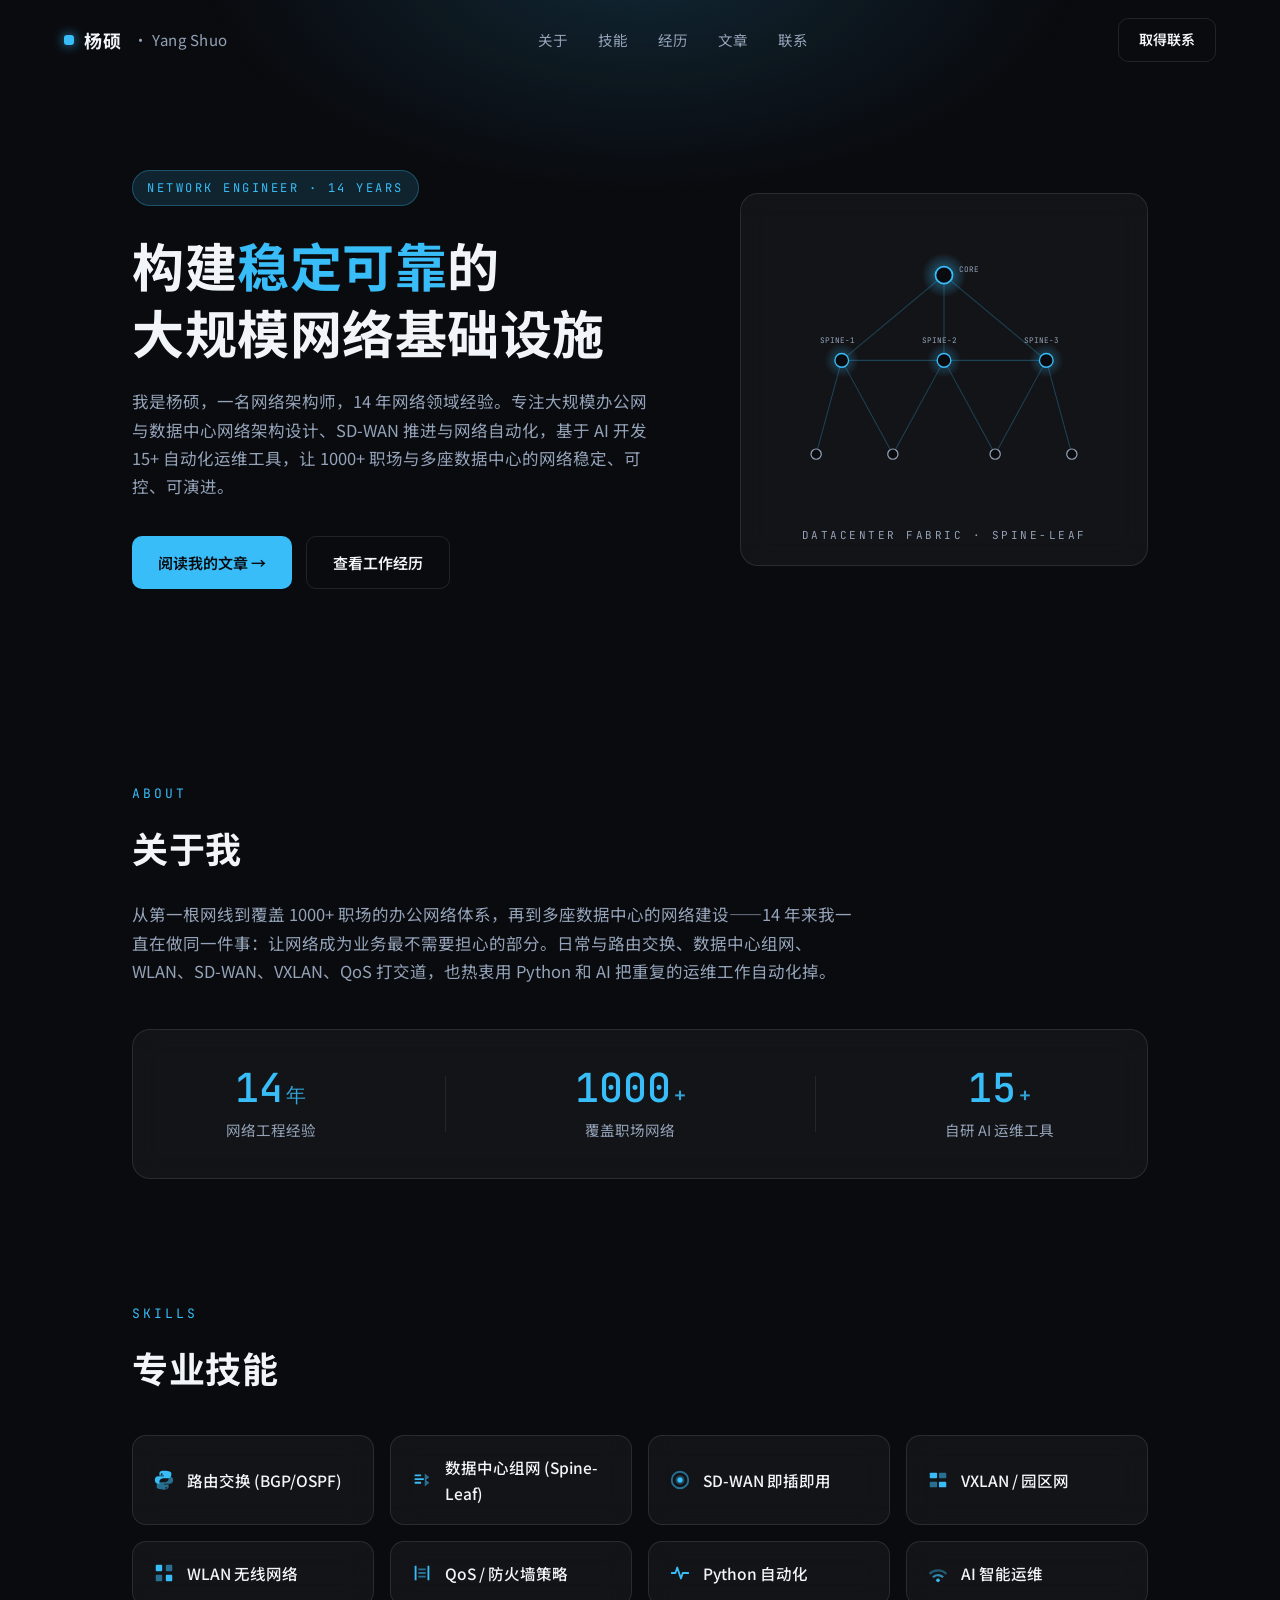
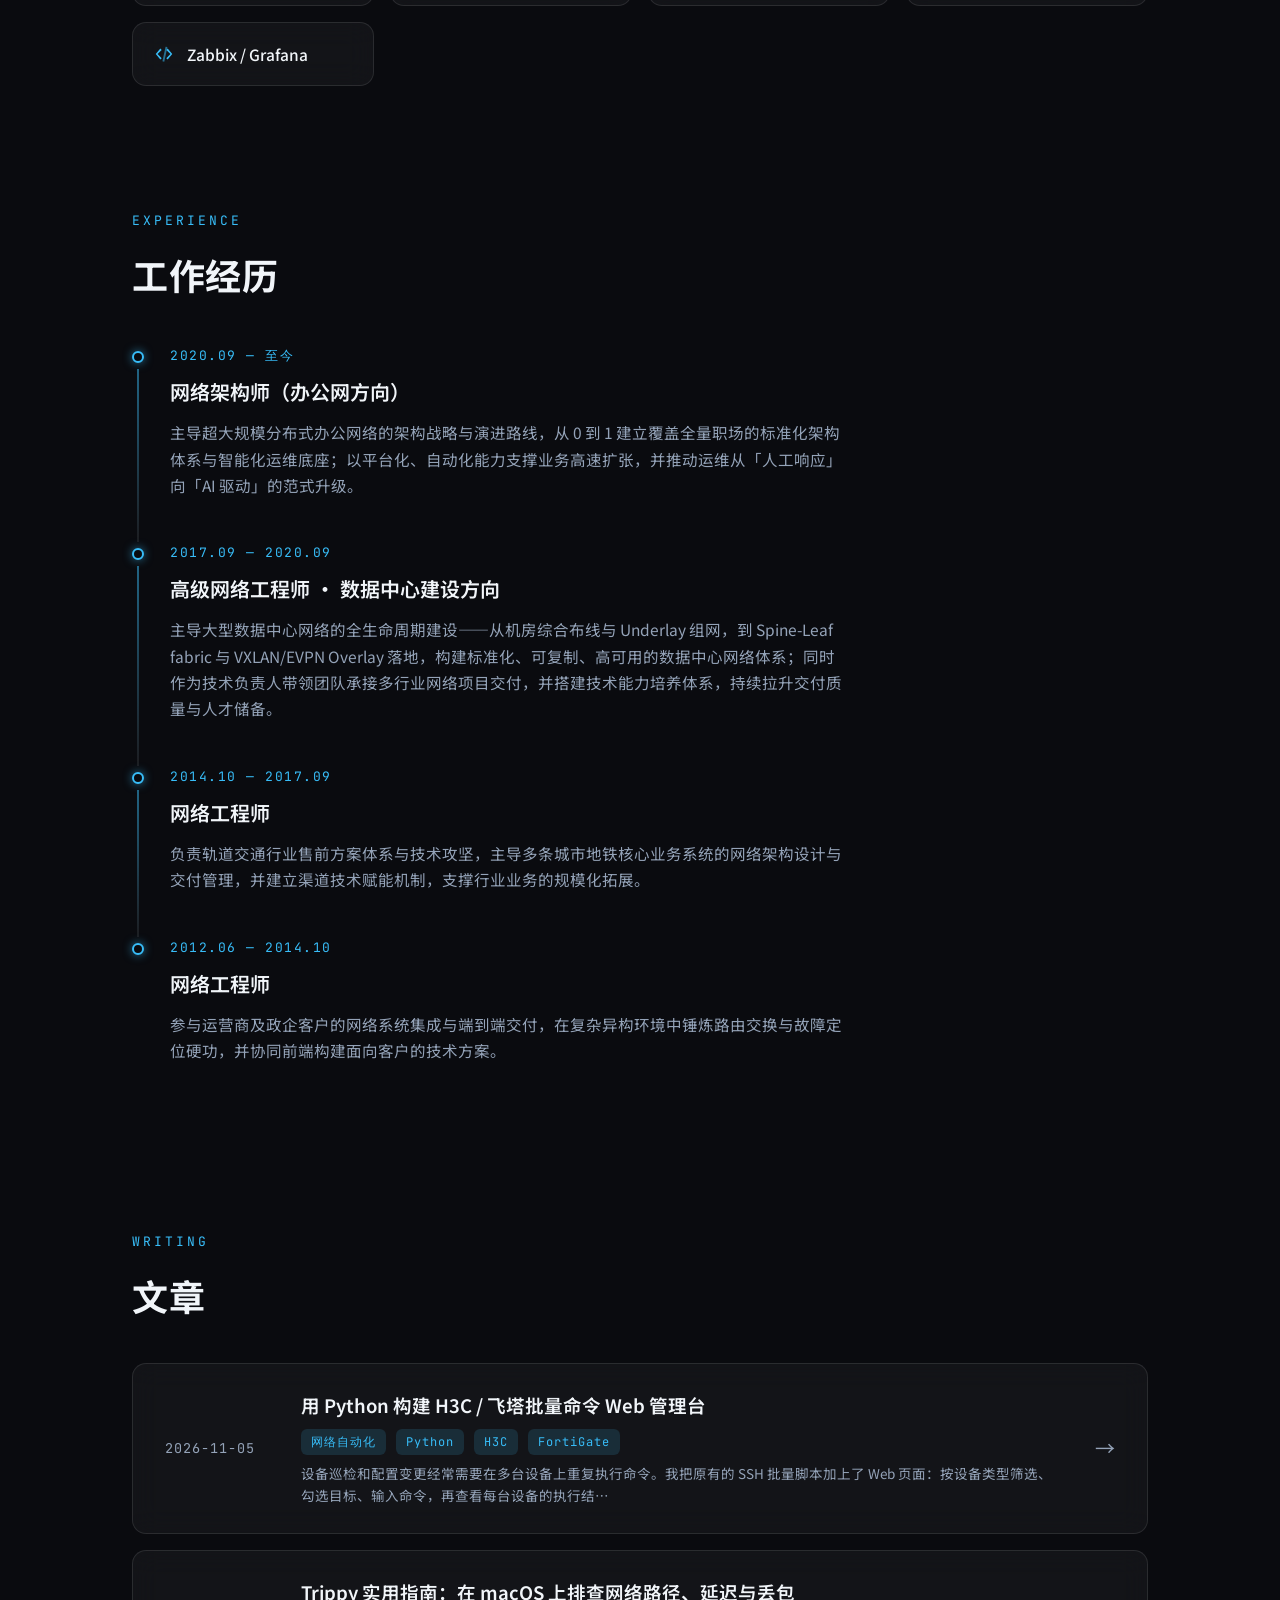
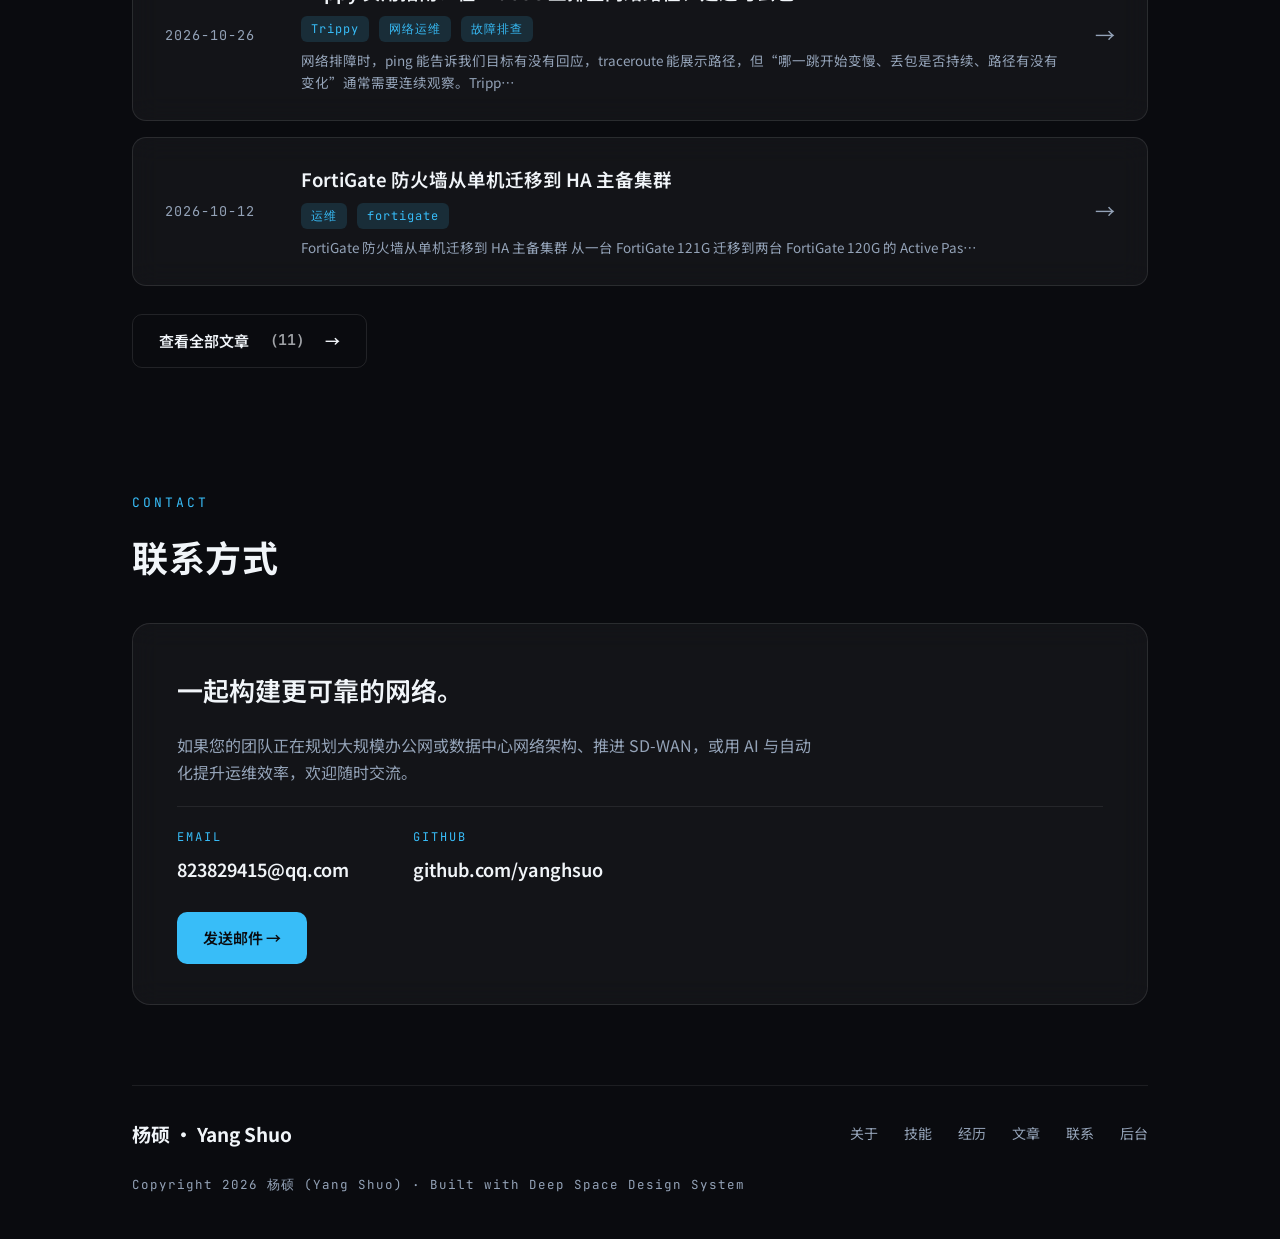
<file: index.html>
<!DOCTYPE html>
<html lang="zh-CN">
<head>
<meta charset="UTF-8">
<meta name="viewport" content="width=device-width, initial-scale=1.0">
<title>杨硕 · Yang Shuo — 网络工程师 / Network Engineer</title>
<meta name="description" content="杨硕（Yang Shuo）个人站 — 14 年网络经验，网络架构师，专注大规模办公网与数据中心网络架构、SD-WAN 推进与网络自动化。">
<link rel="preconnect" href="https://fonts.googleapis.com">
<link rel="preconnect" href="https://fonts.gstatic.com" crossorigin>
<link href="https://fonts.googleapis.com/css2?family=Noto+Sans+SC:wght@400;500;600;700&family=JetBrains+Mono:wght@400;500&display=swap" rel="stylesheet">
<link rel="stylesheet" href="style.css">
<style>
  /* 首页文章区：「查看全部」入口 */
  .articles-more { margin-top: 28px; }
  .articles-count { margin: 0 6px; opacity: .65; font-family: "JetBrains Mono", monospace; }
  /* 首页文章预览：正文摘要 */
  .article-excerpt { margin-top: 8px; color: var(--text-dim); font-size: 13.5px; line-height: 1.6; }
</style>
</head>
<body>

<!-- 顶部光晕 -->
<div class="glow-top" aria-hidden="true"></div>

<!-- ============ Header ============ -->
<header class="site-header">
  <a class="logo" href="#top">
    <span class="logo-mark"></span>
    杨硕<span class="logo-en">· Yang Shuo</span>
  </a>
  <nav class="nav">
    <a href="#about">关于</a>
    <a href="#skills">技能</a>
    <a href="#experience">经历</a>
    <a href="articles.html">文章</a>
    <a href="#contact">联系</a>
  </nav>
  <a class="btn btn-ghost header-cta" href="#contact">取得联系</a>
</header>

<main id="top">

  <!-- ============ Hero ============ -->
  <section class="hero">
    <div class="hero-left">
      <span class="badge mono" data-e="hero.badge">NETWORK ENGINEER · 14 YEARS</span>
      <h1 class="hero-title" data-e="hero.title" data-html>构建<em>稳定可靠</em>的<br>大规模网络基础设施</h1>
      <p class="hero-sub" data-e="hero.sub">我是杨硕，一名网络架构师，14 年网络领域经验。专注大规模办公网与数据中心网络架构设计、SD-WAN 推进与网络自动化，基于 AI 开发 15+ 自动化运维工具，让 1000+ 职场与多座数据中心的网络稳定、可控、可演进。</p>
      <div class="hero-ctas">
        <a class="btn btn-primary" href="articles.html">阅读我的文章 →</a>
        <a class="btn btn-ghost" href="#experience">查看工作经历</a>
      </div>
    </div>
    <div class="hero-right glass">
      <!-- 网络拓扑 SVG -->
      <svg viewBox="0 0 420 340" class="topo" role="img" aria-label="网络拓扑示意图">
        <defs>
          <radialGradient id="nodeGlow" cx="50%" cy="50%" r="50%">
            <stop offset="0%" stop-color="#38BDF8" stop-opacity=".9"/>
            <stop offset="100%" stop-color="#38BDF8" stop-opacity="0"/>
          </radialGradient>
        </defs>
        <g class="links" stroke="#38BDF8" stroke-opacity=".28" stroke-width="1.2">
          <line x1="210" y1="60"  x2="90"  y2="160"/>
          <line x1="210" y1="60"  x2="210" y2="160"/>
          <line x1="210" y1="60"  x2="330" y2="160"/>
          <line x1="90"  y1="160" x2="60"  y2="270"/>
          <line x1="90"  y1="160" x2="150" y2="270"/>
          <line x1="210" y1="160" x2="150" y2="270"/>
          <line x1="210" y1="160" x2="270" y2="270"/>
          <line x1="330" y1="160" x2="270" y2="270"/>
          <line x1="330" y1="160" x2="360" y2="270"/>
          <line x1="90"  y1="160" x2="210" y2="160"/>
          <line x1="210" y1="160" x2="330" y2="160"/>
        </g>
        <g class="pulse-dots" fill="#38BDF8">
          <circle class="p p1" r="3"/>
          <circle class="p p2" r="3"/>
          <circle class="p p3" r="3"/>
        </g>
        <g class="nodes">
          <g transform="translate(210,60)"><circle r="26" fill="url(#nodeGlow)" opacity=".55"/><circle r="10" fill="#0A0B0F" stroke="#38BDF8" stroke-width="2"/></g>
          <g transform="translate(90,160)"><circle r="20" fill="url(#nodeGlow)" opacity=".4"/><circle r="8" fill="#0A0B0F" stroke="#38BDF8" stroke-width="1.6"/></g>
          <g transform="translate(210,160)"><circle r="20" fill="url(#nodeGlow)" opacity=".4"/><circle r="8" fill="#0A0B0F" stroke="#38BDF8" stroke-width="1.6"/></g>
          <g transform="translate(330,160)"><circle r="20" fill="url(#nodeGlow)" opacity=".4"/><circle r="8" fill="#0A0B0F" stroke="#38BDF8" stroke-width="1.6"/></g>
          <g transform="translate(60,270)"><circle r="6" fill="#0A0B0F" stroke="#94A3B8" stroke-width="1.4"/></g>
          <g transform="translate(150,270)"><circle r="6" fill="#0A0B0F" stroke="#94A3B8" stroke-width="1.4"/></g>
          <g transform="translate(270,270)"><circle r="6" fill="#0A0B0F" stroke="#94A3B8" stroke-width="1.4"/></g>
          <g transform="translate(360,270)"><circle r="6" fill="#0A0B0F" stroke="#94A3B8" stroke-width="1.4"/></g>
        </g>
        <g class="topo-labels mono" fill="#94A3B8" font-size="9">
          <text x="228" y="56">CORE</text>
          <text x="64" y="140">SPINE-1</text>
          <text x="184" y="140">SPINE-2</text>
          <text x="304" y="140">SPINE-3</text>
        </g>
      </svg>
      <div class="topo-caption mono">DATACENTER FABRIC · SPINE-LEAF</div>
    </div>
  </section>

  <!-- ============ About ============ -->
  <section class="section" id="about">
    <span class="eyebrow mono">ABOUT</span>
    <h2 class="section-title">关于我</h2>
    <p class="section-lead" data-e="about.lead">从第一根网线到覆盖 1000+ 职场的办公网络体系，再到多座数据中心的网络建设——14 年来我一直在做同一件事：让网络成为业务最不需要担心的部分。日常与路由交换、数据中心组网、WLAN、SD-WAN、VXLAN、QoS 打交道，也热衷用 Python 和 AI 把重复的运维工作自动化掉。</p>
    <div class="stats glass">
      <div class="stat">
        <div class="stat-num mono"><span class="n" data-e="stats.0.num">14</span><span data-e="stats.0.unit">年</span></div>
        <div class="stat-label" data-e="stats.0.label">网络工程经验</div>
      </div>
      <div class="stat-divider"></div>
      <div class="stat">
        <div class="stat-num mono"><span class="n" data-e="stats.1.num">1000</span><span data-e="stats.1.unit">+</span></div>
        <div class="stat-label" data-e="stats.1.label">覆盖职场网络</div>
      </div>
      <div class="stat-divider"></div>
      <div class="stat">
        <div class="stat-num mono"><span class="n" data-e="stats.2.num">15</span><span data-e="stats.2.unit">+</span></div>
        <div class="stat-label" data-e="stats.2.label">自研 AI 运维工具</div>
      </div>
    </div>
  </section>

  <!-- ============ Skills ============ -->
  <section class="section" id="skills">
    <span class="eyebrow mono">SKILLS</span>
    <h2 class="section-title">专业技能</h2>
    <div class="chips">
      <div class="chip glass"><svg viewBox="0 0 24 24"><path d="M12 2c-2.8 0-5 .6-5 2.5V7h5v1H5.5C3.6 8 2 9.6 2 12s1.6 4 3.5 4H7v-2.5C7 11.6 9 10 11.5 10h5c1.9 0 3.5-1.6 3.5-3.5v-2C20 2.6 14.8 2 12 2zM9.5 4.5a1 1 0 110 2 1 1 0 010-2z"/><path d="M17 8.5V11c0 1.9-2 3.5-4.5 3.5h-5C5.6 14.5 4 16.1 4 18v2c0 1.9 5.2 2.5 8 2.5s5-.6 5-2.5V17h-5v-1h6.5c1.9 0 3.5-1.6 3.5-4s-1.6-3.5-3.5-3.5H17zm-2.5 11a1 1 0 110 2 1 1 0 010-2z" opacity=".55"/></svg>Python</div>
      <div class="chip glass"><svg viewBox="0 0 24 24"><path d="M4 6h7v2H4zm0 4h10v2H4zm0 4h7v2H4z"/><path d="M15 5l5 4-5 4V5zm0 6l5 4-5 4v-8z" opacity=".55"/></svg>BGP 路由</div>
      <div class="chip glass"><svg viewBox="0 0 24 24"><circle cx="12" cy="12" r="3"/><path d="M12 2a10 10 0 100 20 10 10 0 000-20zm0 2a8 8 0 110 16 8 8 0 010-16z" opacity=".55"/><path d="M12 7a5 5 0 100 10 5 5 0 000-10zm0 2a3 3 0 110 6 3 3 0 010-6z" opacity=".3"/></svg>OSPF</div>
      <div class="chip glass"><svg viewBox="0 0 24 24"><rect x="3" y="4" width="8" height="6" rx="1"/><rect x="13" y="4" width="8" height="6" rx="1" opacity=".55"/><rect x="3" y="14" width="8" height="6" rx="1" opacity=".55"/><rect x="13" y="14" width="8" height="6" rx="1"/></svg>VXLAN / EVPN</div>
      <div class="chip glass"><svg viewBox="0 0 24 24"><rect x="3" y="3" width="7" height="7" rx="1"/><rect x="14" y="3" width="7" height="7" rx="1" opacity=".55"/><rect x="3" y="14" width="7" height="7" rx="1" opacity=".55"/><rect x="14" y="14" width="7" height="7" rx="1"/></svg>数据中心组网</div>
      <div class="chip glass"><svg viewBox="0 0 24 24"><path d="M4 4h2v16H4zm14 0h2v16h-2z"/><path d="M8 7h8v2H8zm0 8h8v2H8zm0-4h8v2H8z" opacity=".55"/></svg>InfiniBand</div>
      <div class="chip glass"><svg viewBox="0 0 24 24"><path d="M3 12h4l2-6 4 12 2-6h6" fill="none" stroke="currentColor" stroke-width="2" stroke-linecap="round" stroke-linejoin="round"/></svg>RoCE 无损网络</div>
      <div class="chip glass"><svg viewBox="0 0 24 24"><path d="M12 18a2 2 0 110 4 2 2 0 010-4z"/><path d="M12 13c2.5 0 4.8 1 6.4 2.7l-1.7 1.7A6.9 6.9 0 0012 15.5c-1.8 0-3.5.7-4.7 1.9l-1.7-1.7A9 9 0 0112 13z" opacity=".7"/><path d="M12 8c3.9 0 7.4 1.6 10 4.1l-1.7 1.7A11.5 11.5 0 0012 10.5c-3.2 0-6.1 1.3-8.3 3.3L2 12.1A14 14 0 0112 8z" opacity=".4"/></svg>WiFi 无线网络</div>
      <div class="chip glass"><svg viewBox="0 0 24 24"><path d="M8 6l-5 6 5 6 1.5-1.5L5 12l4.5-4.5zm8 0l-1.5 1.5L19 12l-4.5 4.5L16 18l5-6z"/><path d="M13.7 4l-3.4 16 2 .4 3.4-16z" opacity=".55"/></svg>网络自动化</div>
    </div>
  </section>

  <!-- ============ Experience ============ -->
  <section class="section" id="experience">
    <span class="eyebrow mono">EXPERIENCE</span>
    <h2 class="section-title">工作经历</h2>
    <div class="timeline">
      <div class="tl-item">
        <div class="tl-marker"><span class="tl-dot"></span><span class="tl-line"></span></div>
        <div class="tl-body">
          <div class="tl-date mono">2020.09 — 至今</div>
          <h3 class="tl-role">网络架构师（办公网方向）</h3>
          <p class="tl-desc">主导超大规模分布式办公网络的架构战略与演进路线，从 0 到 1 建立覆盖全量职场的标准化架构体系与智能化运维底座；以平台化、自动化能力支撑业务高速扩张，并推动运维从「人工响应」向「AI 驱动」的范式升级。</p>
        </div>
      </div>
      <div class="tl-item">
        <div class="tl-marker"><span class="tl-dot"></span><span class="tl-line"></span></div>
        <div class="tl-body">
          <div class="tl-date mono">2017.09 — 2020.09</div>
          <h3 class="tl-role">高级网络工程师 · 数据中心建设方向</h3>
          <p class="tl-desc">主导大型数据中心网络的全生命周期建设——从机房综合布线与 Underlay 组网，到 Spine-Leaf fabric 与 VXLAN/EVPN Overlay 落地，构建标准化、可复制、高可用的数据中心网络体系；同时作为技术负责人带领团队承接多行业网络项目交付，并搭建技术能力培养体系，持续拉升交付质量与人才储备。</p>
        </div>
      </div>
      <div class="tl-item">
        <div class="tl-marker"><span class="tl-dot"></span><span class="tl-line"></span></div>
        <div class="tl-body">
          <div class="tl-date mono">2014.10 — 2017.09</div>
          <h3 class="tl-role">网络工程师</h3>
          <p class="tl-desc">负责轨道交通行业售前方案体系与技术攻坚，主导多条城市地铁核心业务系统的网络架构设计与交付管理，并建立渠道技术赋能机制，支撑行业业务的规模化拓展。</p>
        </div>
      </div>
      <div class="tl-item">
        <div class="tl-marker"><span class="tl-dot"></span></div>
        <div class="tl-body">
          <div class="tl-date mono">2012.06 — 2014.10</div>
          <h3 class="tl-role">网络工程师</h3>
          <p class="tl-desc">参与运营商及政企客户的网络系统集成与端到端交付，在复杂异构环境中锤炼路由交换与故障定位硬功，并协同前端构建面向客户的技术方案。</p>
        </div>
      </div>
    </div>
  </section>

  <!-- ============ Articles ============ -->
  <section class="section" id="articles">
    <span class="eyebrow mono">WRITING</span>
    <h2 class="section-title">文章</h2>
    <div class="article-list" data-limit="3" data-excerpt>
      <a class="article glass" href="article.html?d=2026-10-26">
        <div class="article-date mono">2026-10-26</div>
        <div class="article-main">
          <h3>Trippy 实用指南：在 macOS 上排查网络路径、延迟与丢包</h3>
          <div class="tags mono"><span>Trippy</span><span>网络运维</span><span>故障排查</span></div>
        </div>
        <span class="article-arrow">→</span>
      </a>
      <a class="article glass" href="article.html?d=2026-10-12">
        <div class="article-date mono">2026-10-12</div>
        <div class="article-main">
          <h3>FortiGate 防火墙从单机迁移到 HA 主备集群</h3>
          <div class="tags mono"><span>运维</span><span>fortigate</span></div>
        </div>
        <span class="article-arrow">→</span>
      </a>
      <a class="article glass" href="article.html?d=2026-10-08">
        <div class="article-date mono">2026-10-08</div>
        <div class="article-main">
          <h3>Scanopy 原生部署与 Daemon 接入：从安装到首次扫描</h3>
          <div class="tags mono"><span>网络发现</span><span>Scanopy</span><span>网络运维</span></div>
        </div>
        <span class="article-arrow">→</span>
      </a>
    </div>
    <div class="articles-more">
      <a class="btn btn-ghost" href="articles.html">查看全部文章<span class="articles-count" id="articlesTotal"></span>→</a>
    </div>
  </section>

  <!-- ============ Contact ============ -->
  <section class="section" id="contact">
    <span class="eyebrow mono">CONTACT</span>
    <h2 class="section-title">联系方式</h2>
    <div class="contact-card glass">
      <h3 class="contact-statement" data-e="contact.statement">一起构建更可靠的网络。</h3>
      <p class="contact-body" data-e="contact.body">如果您的团队正在规划大规模办公网或数据中心网络架构、推进 SD-WAN，或用 AI 与自动化提升运维效率，欢迎随时交流。</p>
      <div class="contact-divider"></div>
      <div class="contact-row">
        <div class="contact-col">
          <div class="contact-label mono">EMAIL</div>
          <a class="contact-val" data-k="email" data-e="contact.email" href="mailto:823829415@qq.com">823829415@qq.com</a>
        </div>
        <div class="contact-col">
          <div class="contact-label mono">GITHUB</div>
          <a class="contact-val" data-k="github" data-e="contact.github" href="https://github.com/yanghsuo" target="_blank" rel="noopener">github.com/yanghsuo</a>
        </div>
      </div>
      <a class="btn btn-primary contact-cta" href="mailto:823829415@qq.com">发送邮件 →</a>
    </div>
  </section>

</main>

<!-- ============ Footer ============ -->
<footer class="site-footer">
  <div class="footer-divider"></div>
  <div class="footer-top">
    <div class="footer-brand">杨硕 · Yang Shuo</div>
    <nav class="footer-nav">
      <a href="#about">关于</a>
      <a href="#skills">技能</a>
      <a href="#experience">经历</a>
      <a href="articles.html">文章</a>
      <a href="#contact">联系</a>
      <a href="admin.html">后台</a>
    </nav>
  </div>
  <div class="footer-copy mono" data-e="footer.copyright">Copyright 2026 杨硕 (Yang Shuo) · Built with Deep Space Design System</div>
</footer>

<script src="content.js?v=20261105-batch-switch-1"></script>
<script src="admin.js"></script>
<script>
// 滚动淡入
const io = new IntersectionObserver(es => es.forEach(e => {
  if (e.isIntersecting) { e.target.classList.add('in'); io.unobserve(e.target); }
}), { threshold: 0.12 });
document.querySelectorAll('.section, .hero-left, .hero-right').forEach(el => {
  el.classList.add('reveal'); io.observe(el);
});
// Header 滚动加背景
const header = document.querySelector('.site-header');
addEventListener('scroll', () => header.classList.toggle('scrolled', scrollY > 24), { passive: true });
// 文章总数（查看全部入口）
const _at = document.getElementById('articlesTotal');
if (_at && typeof SITE !== 'undefined' && SITE.articles) {
  _at.textContent = '（' + SITE.articles.length + '）';
}
</script>
</body>
</html>
</file>
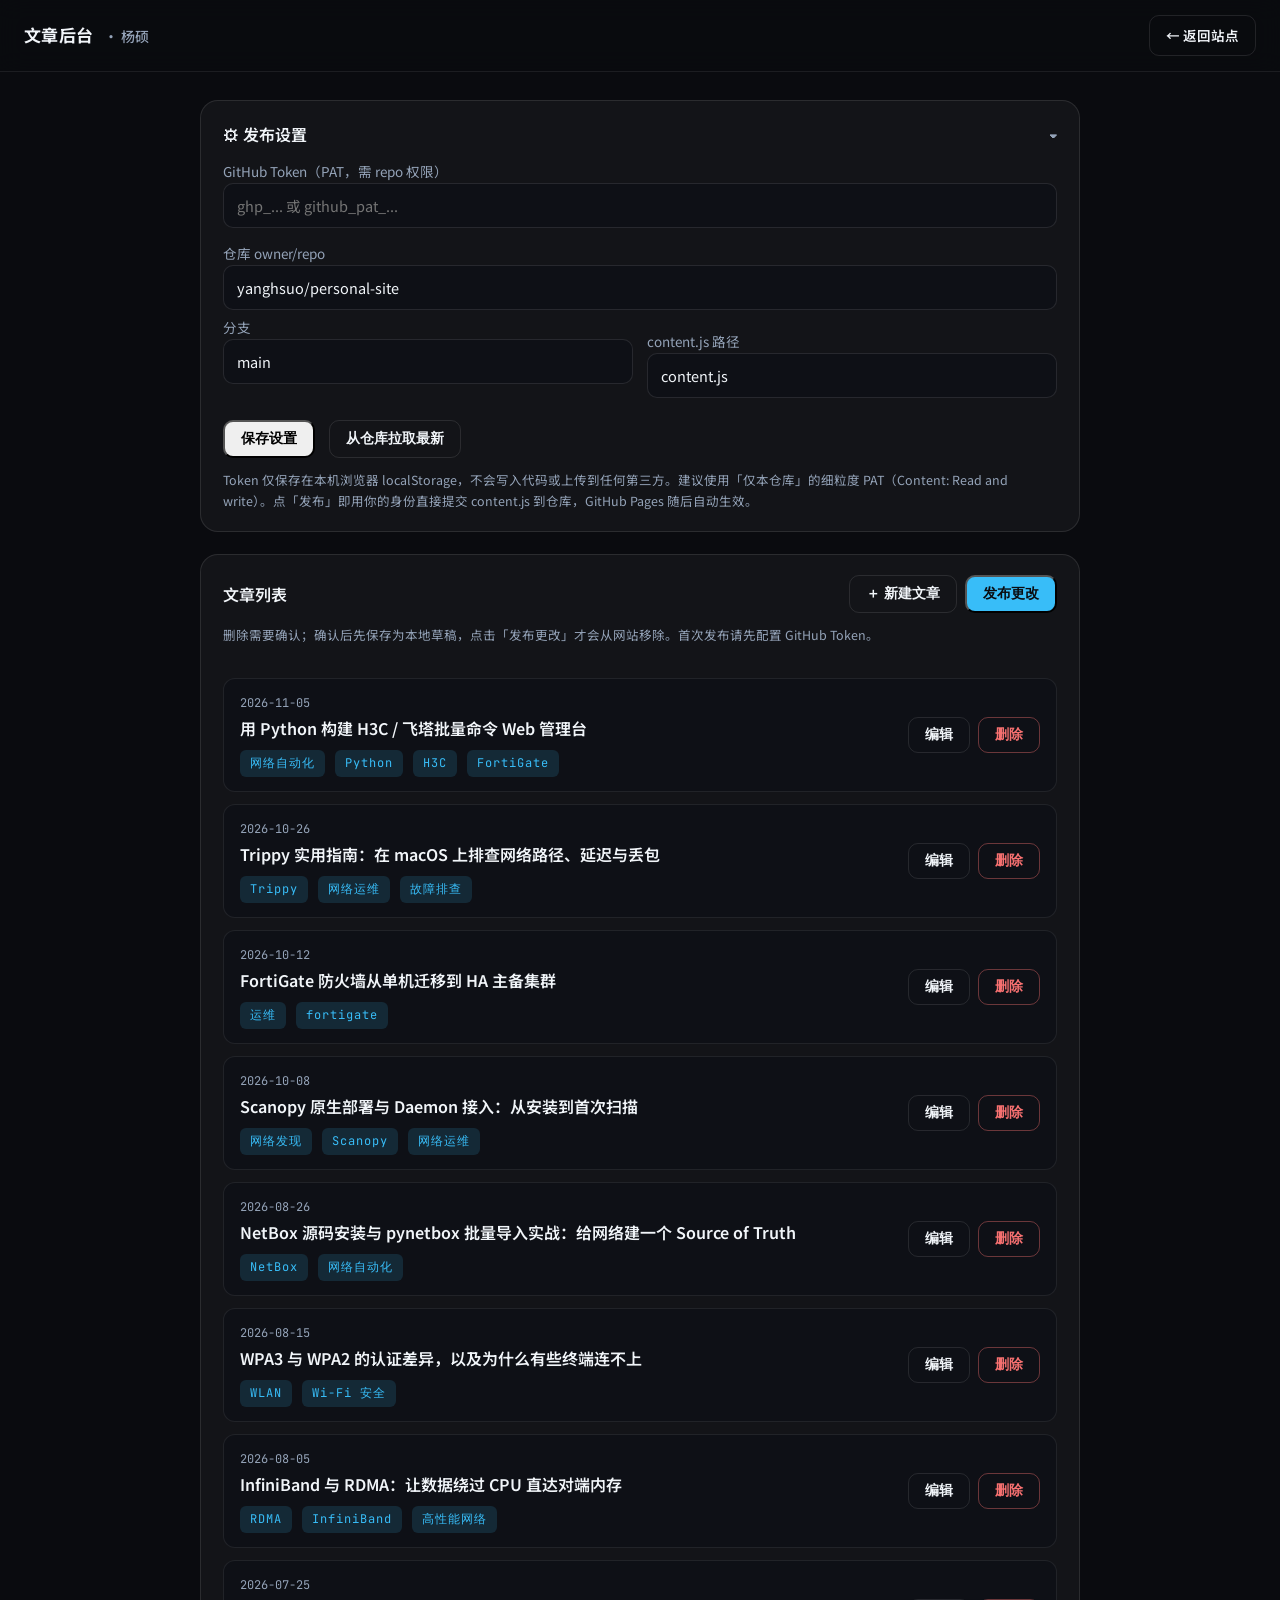
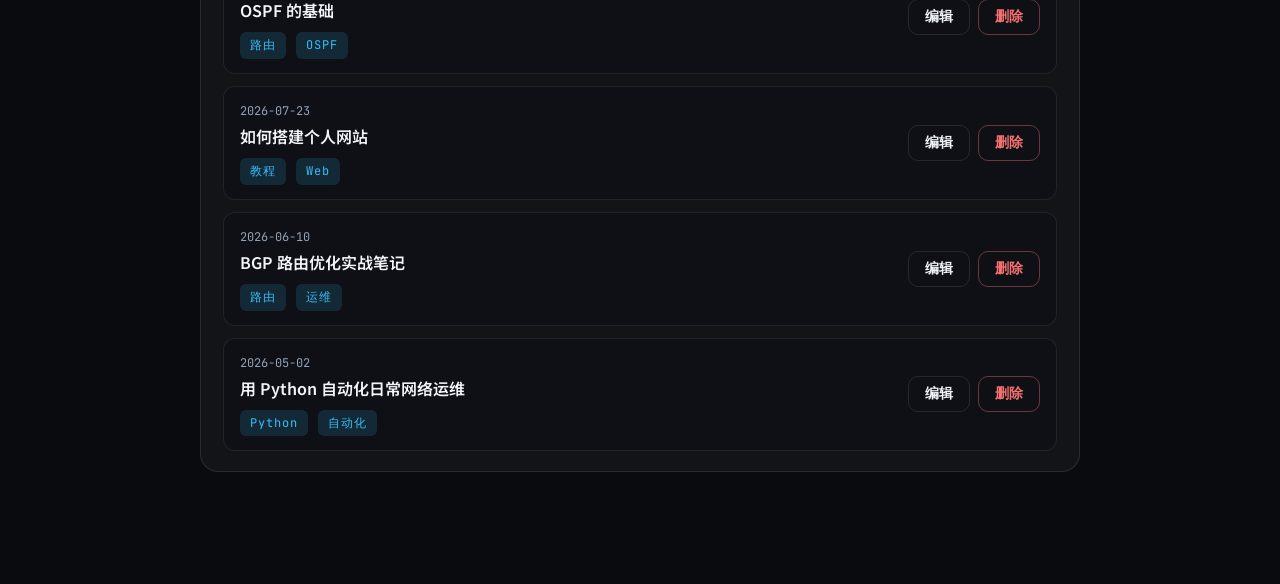
<file: admin.html>
<!DOCTYPE html>
<html lang="zh-CN">
<head>
<meta charset="UTF-8">
<meta name="viewport" content="width=device-width, initial-scale=1.0">
<title>文章后台 · 杨硕 (Yang Shuo)</title>
<meta name="description" content="文章后台 — 编写与发布文章">
<link rel="preconnect" href="https://fonts.googleapis.com">
<link rel="preconnect" href="https://fonts.gstatic.com" crossorigin>
<link href="https://fonts.googleapis.com/css2?family=Noto+Sans+SC:wght@400;500;600;700&family=JetBrains+Mono:wght@400;500&display=swap" rel="stylesheet">
<link rel="stylesheet" href="style.css">
<style>
  body { padding: 0; }
  .adm-topbar {
    position: sticky; top: 0; z-index: 10;
    display: flex; align-items: center; justify-content: space-between;
    padding: 15px 24px;
    background: rgba(10,11,15,.82); backdrop-filter: blur(12px);
    border-bottom: 1px solid var(--line-soft);
  }
  .adm-brand { font-weight: 700; font-size: 17px; letter-spacing: .3px; }
  .adm-brand span { color: var(--text-dim); font-weight: 500; font-size: 14px; margin-left: 6px; }
  .adm-main { max-width: 920px; margin: 0 auto; padding: 28px 20px 90px; }
  .adm-card {
    background: var(--glass); border: 1px solid var(--line);
    border-radius: var(--radius-card); padding: 20px 22px; margin-bottom: 22px;
  }
  .adm-card-head {
    display: flex; align-items: center; justify-content: space-between;
    font-weight: 600; font-size: 16px; margin-bottom: 12px;
  }
  .adm-card-head .btn { margin-left: auto; }
  .adm-list-actions { display: flex; flex-wrap: wrap; gap: 8px; }
  .adm-item { flex-wrap: wrap; }
  .adm-item-main { flex: 1 1 230px; }
  .adm-caret { color: var(--text-dim); transition: transform .2s; display: inline-block; }
  .adm-caret.collapsed { transform: rotate(-90deg); }
  .adm-form label { display: block; font-size: 13.5px; color: var(--text-dim); margin: 14px 0 6px; }
  .adm-form label:first-child { margin-top: 0; }
  .adm-form input, .adm-form textarea {
    width: 100%; padding: 11px 13px; border-radius: 10px;
    background: var(--bg-soft); border: 1px solid var(--line);
    color: var(--text); font-family: inherit; font-size: 14.5px;
  }
  .adm-form textarea { resize: vertical; line-height: 1.7; }
  .adm-form input:focus, .adm-form textarea:focus { outline: none; border-color: var(--accent); }
  .adm-row { display: flex; gap: 14px; flex-wrap: wrap; }
  .adm-row > label { flex: 1; min-width: 160px; }
  .adm-list { display: flex; flex-direction: column; gap: 12px; }
  .adm-item {
    display: flex; align-items: center; justify-content: space-between; gap: 14px;
    padding: 14px 16px; border-radius: 12px;
    background: var(--bg-soft); border: 1px solid var(--line-soft);
  }
  .adm-item-main { min-width: 0; }
  .adm-item-date { font-size: 12px; color: var(--text-dim); }
  .adm-item-title { font-weight: 600; margin: 2px 0 6px; }
  .adm-item-actions { display: flex; gap: 8px; flex-shrink: 0; }
  .adm-empty { color: var(--text-dim); padding: 8px 2px; }
  .adm-preview {
    margin-top: 8px; padding: 14px 16px; border-radius: 12px;
    background: var(--bg-soft); border: 1px dashed var(--line);
    font-size: 14px; line-height: 1.7; overflow-x: auto;
  }
  .adm-preview h2, .adm-preview h3, .adm-preview h4 { color: var(--text); margin: 14px 0 6px; line-height: 1.4; }
  .adm-preview h2 { font-size: 19px; } .adm-preview h3 { font-size: 17px; } .adm-preview h4 { font-size: 15.5px; }
  .adm-preview p { margin: 9px 0; }
  .adm-preview ul { margin: 9px 0; padding-left: 22px; }
  .adm-preview li { margin: 4px 0; }
  .adm-preview code { font-family: var(--font-mono); background: var(--glass-strong); padding: 1px 6px; border-radius: 6px; color: var(--accent); font-size: 13px; }
  .adm-preview strong { color: var(--text); }
  .adm-preview pre.code-block { margin: 10px 0; padding: 12px 14px; background: var(--glass); border: 1px solid var(--line); border-radius: 10px; overflow-x: auto; }
  .adm-preview pre.code-block code { background: none; padding: 0; color: #C9D6E5; }
  .adm-preview table { width: 100%; margin: 10px 0; border-collapse: collapse; font-size: 13px; display: block; overflow-x: auto; }
  .adm-preview th, .adm-preview td { border: 1px solid var(--line); padding: 6px 10px; text-align: left; }
  .adm-preview th { background: var(--glass-strong); }
  .adm-preview-label { font-size: 12.5px; color: var(--text-dim); margin-top: 14px; }
  .adm-note { font-size: 12.5px; color: var(--text-dim); line-height: 1.65; margin-top: 12px; }
  .adm-status { font-size: 13.5px; margin-top: 14px; min-height: 18px; }
  .adm-status.ok { color: #4ade80; }
  .adm-status.err { color: #f87171; }
  .adm-danger { color: #f87171; border-color: rgba(248,113,113,.4); }
  .adm-danger:hover { background: rgba(248,113,113,.12); }
  .btn.small { padding: 8px 16px; font-size: 13.5px; }
  .adm-hint { font-size: 12.5px; color: var(--text-dim); margin-top: 4px; }
</style>
</head>
<body>
<div class="adm-topbar">
  <div class="adm-brand">文章后台 <span>· 杨硕</span></div>
  <a class="btn btn-ghost small" href="index.html">← 返回站点</a>
</div>

<main class="adm-main">

  <!-- 发布设置 -->
  <section class="adm-card">
    <div class="adm-card-head" data-toggle="settingsBody" style="cursor:pointer">
      <span>⚙ 发布设置</span>
      <span class="adm-caret" id="setCaret">▾</span>
    </div>
    <div class="adm-card-body adm-form" id="settingsBody">
      <label>GitHub Token（PAT，需 repo 权限）
        <input type="password" id="setToken" placeholder="ghp_... 或 github_pat_..." autocomplete="off"></label>
      <label>仓库 owner/repo
        <input id="setRepo" placeholder="yanghsuo/personal-site"></label>
      <div class="adm-row">
        <label>分支
          <input id="setBranch" placeholder="main"></label>
        <label>content.js 路径
          <input id="setPath" placeholder="content.js"></label>
      </div>
      <div class="adm-row" style="margin-top:16px">
        <button class="btn small" id="saveSettings">保存设置</button>
        <button class="btn btn-ghost small" id="pullBtn">从仓库拉取最新</button>
      </div>
      <p class="adm-note">Token 仅保存在本机浏览器 localStorage，不会写入代码或上传到任何第三方。建议使用「仅本仓库」的细粒度 PAT（Content: Read and write）。点「发布」即用你的身份直接提交 content.js 到仓库，GitHub Pages 随后自动生效。</p>
    </div>
  </section>

  <!-- 文章列表 -->
  <section class="adm-card">
    <div class="adm-card-head">
      <span>文章列表</span>
      <div class="adm-list-actions">
        <button class="btn btn-ghost small" id="newBtn">＋ 新建文章</button>
        <button class="btn btn-primary small" id="publishChangesBtn">发布更改</button>
      </div>
    </div>
    <p class="adm-note">删除需要确认；确认后先保存为本地草稿，点击「发布更改」才会从网站移除。首次发布请先配置 GitHub Token。</p>
    <p class="adm-status" id="status" role="status" aria-live="polite"></p>
    <div class="adm-list" id="articleList"></div>
  </section>

  <!-- 编辑器 -->
  <section class="adm-card" id="editorCard" hidden>
    <div class="adm-card-head">编辑文章</div>
    <div class="adm-card-body adm-form">
      <label>标题
        <input id="fTitle" placeholder="文章标题"></label>
      <div class="adm-row">
        <label>日期
          <input id="fDate" type="date"></label>
        <label>标签（逗号分隔）
          <input id="fTags" placeholder="教程, Web"></label>
      </div>
      <label>链接 URL（文章页地址，可留 #）
        <input id="fUrl" placeholder="#"></label>
      <label>正文（支持 Markdown：# 标题、**粗体**、*斜体*、`代码`、- 列表）
        <textarea id="fBody" rows="14" placeholder="在此撰写正文……"></textarea></label>
      <div class="adm-preview-label">实时预览</div>
      <div class="adm-preview" id="fPreview"></div>
      <div class="adm-row" style="margin-top:18px">
        <button class="btn btn-primary small" id="saveBtn">保存到本地</button>
        <button class="btn small" id="publishBtn">🚀 发布到 GitHub</button>
        <button class="btn btn-ghost small" id="cancelBtn">取消</button>
        <button class="btn btn-ghost adm-danger small" id="delBtn">删除文章</button>
      </div>
    </div>
  </section>

</main>

<script src="content.js?v=20261105-batch-switch-1"></script>
<script src="admin.js"></script>
<script src="admin-app.js?v=delete-20261026-1"></script>
</body>
</html>
</file>
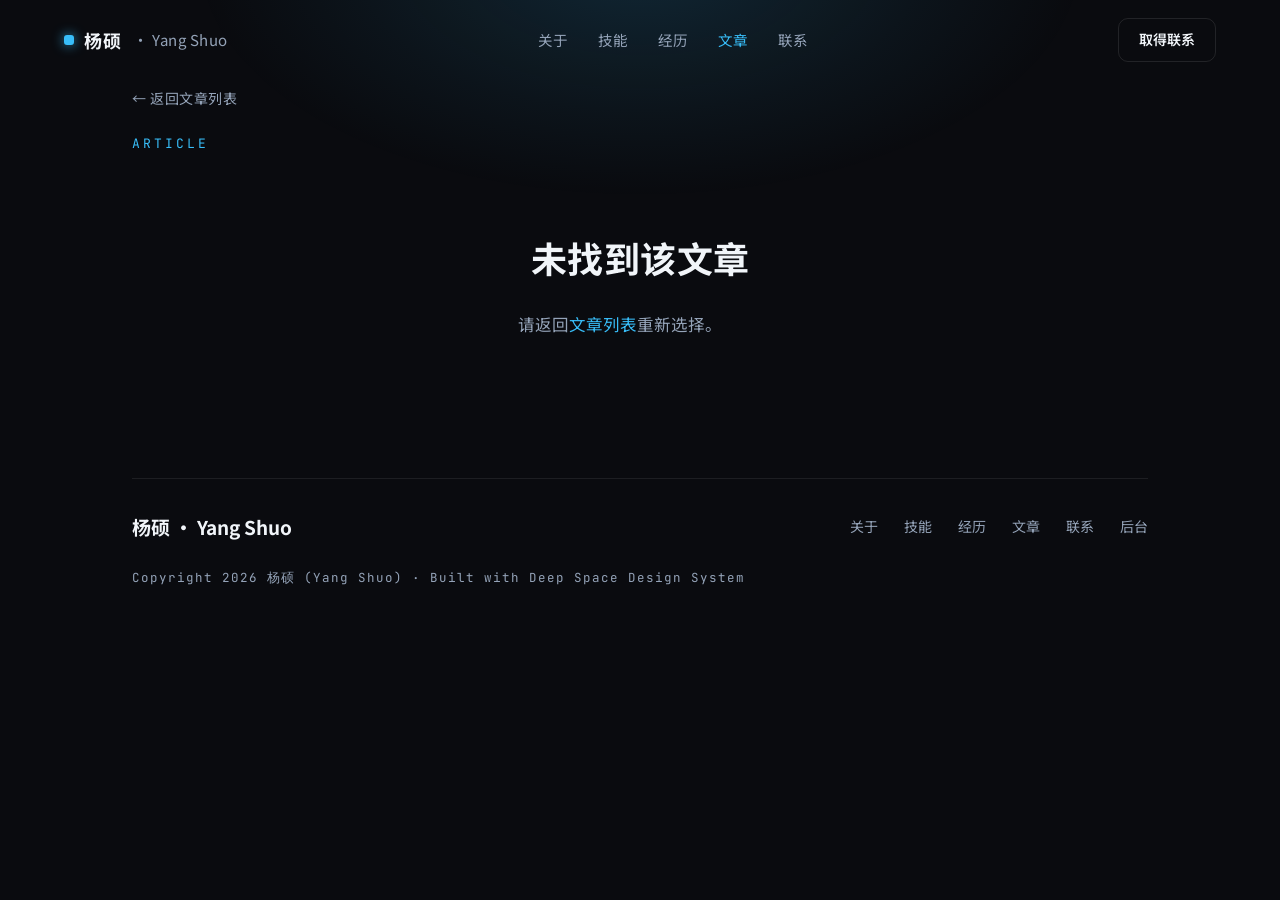
<file: article.html>
<!DOCTYPE html>
<html lang="zh-CN">
<head>
<meta charset="UTF-8">
<meta name="viewport" content="width=device-width, initial-scale=1.0">
<title>文章 · 杨硕 (Yang Shuo)</title>
<meta name="description" content="杨硕（Yang Shuo）的文章详情页。">
<link rel="preconnect" href="https://fonts.googleapis.com">
<link rel="preconnect" href="https://fonts.gstatic.com" crossorigin>
<link href="https://fonts.googleapis.com/css2?family=Noto+Sans+SC:wght@400;500;600;700&family=JetBrains+Mono:wght@400;500&display=swap" rel="stylesheet">
<link rel="stylesheet" href="style.css">
<style>
  /* 文章详情页专属 */
  .back-home {
    display: inline-block;
    margin-bottom: 22px;
    color: var(--text-dim);
    text-decoration: none;
    font-size: 14px;
    letter-spacing: .5px;
    transition: color .18s ease;
  }
  .back-home:hover { color: var(--accent); }
  .nav a.active { color: var(--accent); }
  .article-detail { max-width: 760px; margin: 0 auto; }
  .ad-meta { display: flex; align-items: center; gap: 14px; margin-bottom: 14px; }
  .ad-date { font-family: "JetBrains Mono", monospace; font-size: 13px; color: var(--text-dim); }
  .ad-tags { display: flex; flex-wrap: wrap; gap: 8px; }
  .ad-tags span {
    font-family: "JetBrains Mono", monospace;
    font-size: 12px;
    color: var(--accent);
    border: 1px solid rgba(56, 189, 248, .35);
    border-radius: 999px;
    padding: 3px 11px;
  }
  .ad-title { font-size: 30px; line-height: 1.3; margin: 0 0 26px; color: var(--text); }
  .article-actions { display: flex; justify-content: flex-end; margin: -10px 0 22px; }
  .article-delete { color: #f87171; border-color: rgba(248,113,113,.4); }
  .article-delete:hover { background: rgba(248,113,113,.12); }
  /* 正文（Markdown 渲染结果） */
  .article-body {
    color: var(--text);
    font-size: 15.5px;
    line-height: 1.85;
    word-break: break-word;
  }
  .article-body h2, .article-body h3, .article-body h4 { color: var(--text); margin: 30px 0 12px; line-height: 1.4; }
  .article-body h2 { font-size: 22px; padding-bottom: 8px; border-bottom: 1px solid var(--line); }
  .article-body h3 { font-size: 19px; }
  .article-body h4 { font-size: 16.5px; }
  .article-body p { margin: 14px 0; color: var(--text-dim); }
  .article-body ul { margin: 14px 0; padding-left: 24px; }
  .article-body li { margin: 6px 0; color: var(--text-dim); }
  .article-body code { font-family: var(--font-mono); background: var(--glass-strong); padding: 2px 7px; border-radius: 6px; color: var(--accent); font-size: 13.5px; }
  .article-body strong { color: var(--text); }
  /* 多行代码块（``` 语法） */
  .article-body pre.code-block {
    margin: 18px 0; padding: 16px 18px;
    background: var(--glass); border: 1px solid var(--line);
    border-radius: 12px; overflow-x: auto;
  }
  .article-body pre.code-block code {
    font-family: var(--font-mono); font-size: 13px; line-height: 1.7;
    color: #C9D6E5; background: none; padding: 0; border-radius: 0;
  }
  /* 表格（| 语法） */
  .article-body table {
    width: 100%; margin: 18px 0; border-collapse: collapse;
    font-size: 14px; display: block; overflow-x: auto;
  }
  .article-body th, .article-body td {
    border: 1px solid var(--line); padding: 8px 12px; text-align: left;
  }
  .article-body th { background: var(--glass-strong); color: var(--text); font-weight: 600; }
  .article-body td { color: var(--text-dim); }
  /* 文章内图表（md2html 的 ![图注](路径) 渲染为 figure） */
  .article-body figure.article-fig { margin: 30px 0; text-align: center; }
  .article-body figure.article-fig img {
    max-width: 100%; height: auto; display: inline-block;
    border: 1px solid var(--line); border-radius: 14px; background: var(--bg-soft);
    box-shadow: 0 14px 46px rgba(0,0,0,.42);
  }
  .article-body figure.article-fig figcaption {
    margin-top: 13px; font-size: 12.5px; color: var(--text-dim);
    font-family: "JetBrains Mono", monospace; letter-spacing: .2px;
  }
  .article-nav {
    display: flex; justify-content: space-between; gap: 16px;
    margin-top: 48px; padding-top: 26px; border-top: 1px solid var(--line);
    max-width: 760px; margin-left: auto; margin-right: auto;
  }
  .article-nav a {
    color: var(--text-dim); text-decoration: none; font-size: 14px;
    transition: color .18s ease;
  }
  .article-nav a:hover { color: var(--accent); }
  .article-missing { text-align: center; padding: 60px 0; }
  .article-missing a { color: var(--accent); text-decoration: none; }
</style>
</head>
<body>

<!-- 顶部光晕 -->
<div class="glow-top" aria-hidden="true"></div>

<!-- ============ Header ============ -->
<header class="site-header">
  <a class="logo" href="index.html">
    <span class="logo-mark"></span>
    杨硕<span class="logo-en">· Yang Shuo</span>
  </a>
  <nav class="nav">
    <a href="index.html#about">关于</a>
    <a href="index.html#skills">技能</a>
    <a href="index.html#experience">经历</a>
    <a href="articles.html" class="active">文章</a>
    <a href="index.html#contact">联系</a>
  </nav>
  <a class="btn btn-ghost header-cta" href="index.html#contact">取得联系</a>
</header>

<main id="top">

  <!-- ============ Article ============ -->
  <section class="section">
    <a class="back-home" href="articles.html">← 返回文章列表</a>
    <span class="eyebrow mono">ARTICLE</span>
    <div class="article-detail" id="articleView">
      <!-- 由页面脚本依据 ?d=日期 渲染对应文章 -->
    </div>
  </section>

</main>

<!-- ============ Footer ============ -->
<footer class="site-footer">
  <div class="footer-divider"></div>
  <div class="footer-top">
    <div class="footer-brand">杨硕 · Yang Shuo</div>
    <nav class="footer-nav">
      <a href="index.html#about">关于</a>
      <a href="index.html#skills">技能</a>
      <a href="index.html#experience">经历</a>
      <a href="articles.html">文章</a>
      <a href="index.html#contact">联系</a>
      <a href="admin.html">后台</a>
    </nav>
  </div>
  <div class="footer-copy mono" data-e="footer.copyright">Copyright 2026 杨硕 (Yang Shuo) · Built with Deep Space Design System</div>
</footer>

<script src="content.js?v=20261105-batch-switch-1"></script>
<script src="admin.js"></script>
<script>
(function () {
  var view = document.getElementById('articleView');
  function esc(s) {
    return String(s).replace(/[&<>"]/g, function (c) {
      return { '&': '&amp;', '<': '&lt;', '>': '&gt;', '"': '&quot;' }[c];
    });
  }
  function param(name) {
    var m = new RegExp('[?&]' + name + '=([^&]*)').exec(location.search);
    return m ? decodeURIComponent(m[1]) : null;
  }
  var d = param('d');
  var art = null;
  if (typeof SITE !== 'undefined' && SITE.articles) {
    for (var i = 0; i < SITE.articles.length; i++) {
      if (SITE.articles[i].date === d) { art = SITE.articles[i]; break; }
    }
  }
  if (!art) {
    view.innerHTML = '<div class="article-missing"><h2 class="section-title">未找到该文章</h2>' +
      '<p class="section-lead">请返回<a href="articles.html">文章列表</a>重新选择。</p></div>';
    return;
  }
  document.title = art.title + ' · 杨硕 (Yang Shuo)';
  var tags = (art.tags || []).map(function (t) { return '<span>' + esc(t) + '</span>'; }).join('');
  var bodyHtml = (window.md2html ? md2html(art.body || '') : '<p>' + esc(art.body || '') + '</p>');
  view.innerHTML =
    '<div class="ad-meta"><div class="ad-date">' + esc(art.date) + '</div>' +
    '<div class="ad-tags">' + tags + '</div></div>' +
    '<h1 class="ad-title">' + esc(art.title) + '</h1>' +
    '<div class="article-actions"><a class="btn btn-ghost article-delete" href="admin.html?delete=' + encodeURIComponent(art.date) + '&amp;title=' + encodeURIComponent(art.title) + '">删除文章</a></div>' +
    '<div class="article-body">' + bodyHtml + '</div>';
  var nav = document.createElement('div');
  nav.className = 'article-nav';
  nav.innerHTML = '<a href="articles.html">← 返回文章列表</a><a href="index.html">回到首页 →</a>';
  view.appendChild(nav);
})();
</script>
</body>
</html>
</file>
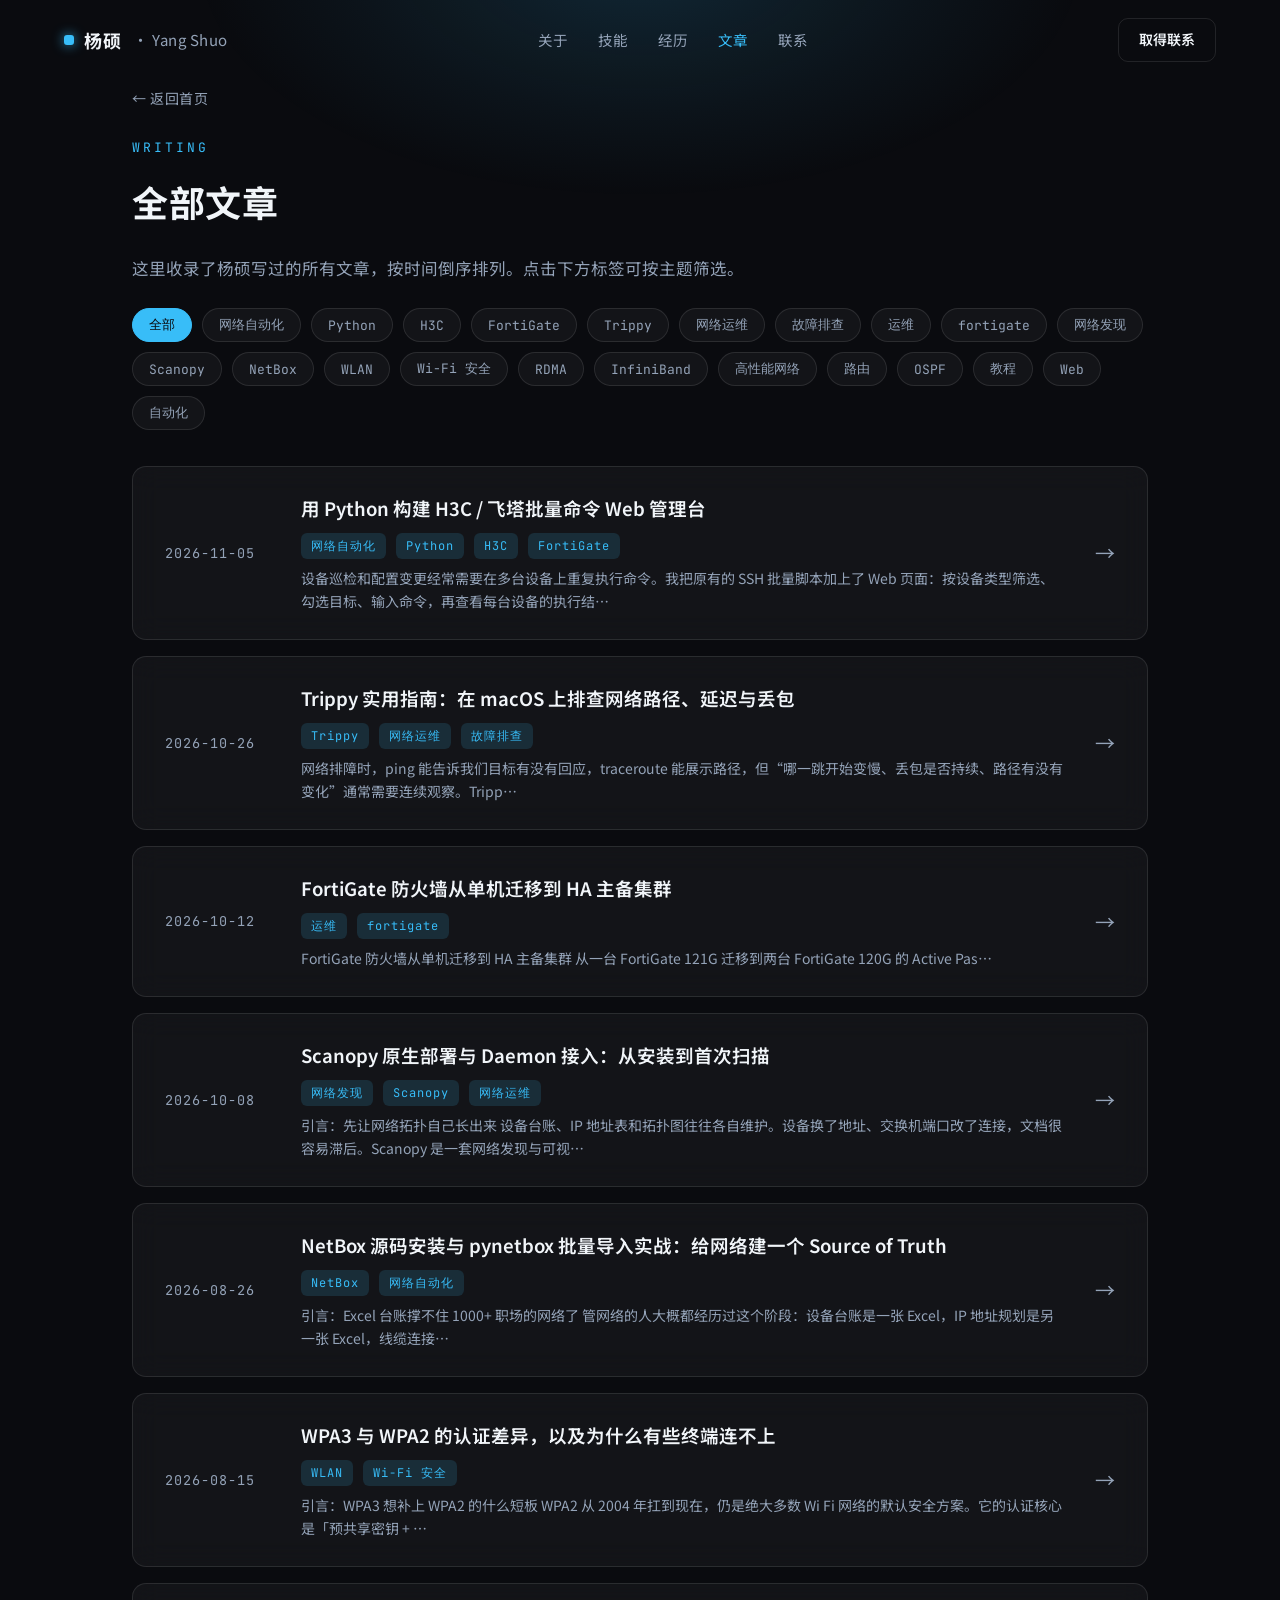
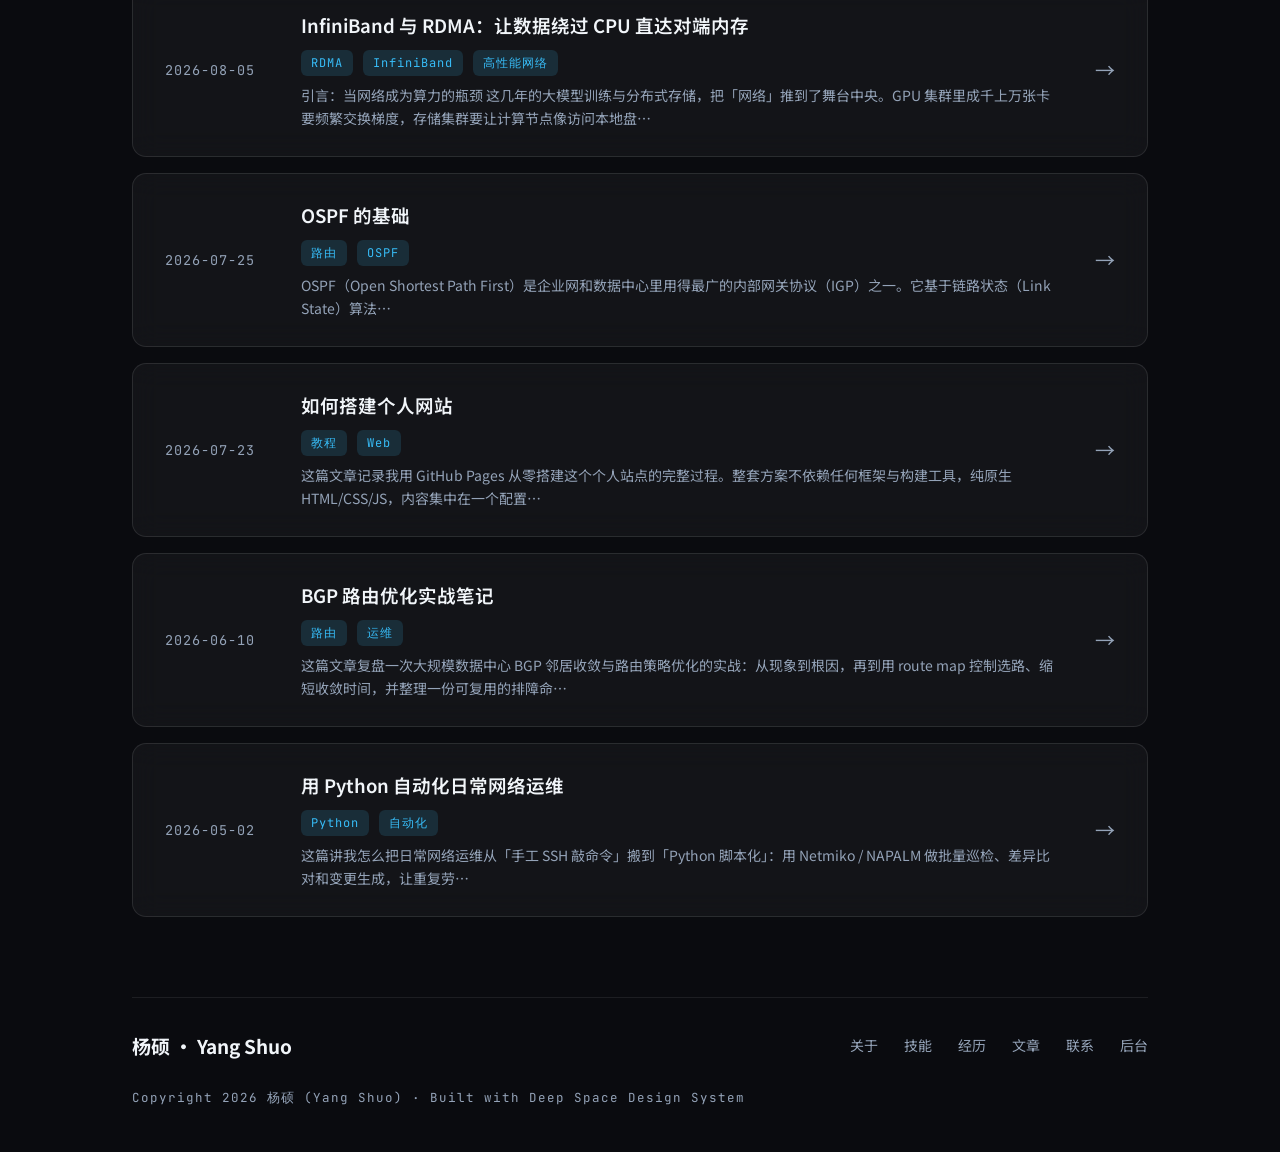
<file: articles.html>
<!DOCTYPE html>
<html lang="zh-CN">
<head>
<meta charset="UTF-8">
<meta name="viewport" content="width=device-width, initial-scale=1.0">
<title>全部文章 · 杨硕 (Yang Shuo)</title>
<meta name="description" content="杨硕（Yang Shuo）的文章列表 — 数据中心网络、BGP 路由、网络自动化等主题，按主题筛选浏览。">
<link rel="preconnect" href="https://fonts.googleapis.com">
<link rel="preconnect" href="https://fonts.gstatic.com" crossorigin>
<link href="https://fonts.googleapis.com/css2?family=Noto+Sans+SC:wght@400;500;600;700&family=JetBrains+Mono:wght@400;500&display=swap" rel="stylesheet">
<link rel="stylesheet" href="style.css">
<style>
  /* 子页面文章列表专属微调 */
  .back-home {
    display: inline-block;
    margin-bottom: 26px;
    color: var(--text-dim);
    text-decoration: none;
    font-size: 14px;
    letter-spacing: .5px;
    transition: color .18s ease;
  }
  .back-home:hover { color: var(--accent); }
  .nav a.active { color: var(--accent); }
  /* 标签筛选目录 */
  .tag-filter { display: flex; flex-wrap: wrap; gap: 10px; margin: 26px 0 6px; }
  .tag-btn {
    font-family: "JetBrains Mono", monospace;
    font-size: 13px;
    color: var(--text-dim);
    background: var(--glass);
    border: 1px solid var(--line);
    border-radius: 999px;
    padding: 7px 16px;
    cursor: pointer;
    transition: color .18s ease, border-color .18s ease, background .18s ease;
  }
  .tag-btn:hover { color: var(--accent); border-color: rgba(56, 189, 248, 0.4); }
  .tag-btn.active { color: #0A0B0F; background: var(--accent); border-color: var(--accent); }
  /* 子页文章目录：摘要 + 跳转详情 */
  .article-excerpt { margin-top: 8px; color: var(--text-dim); font-size: 14px; line-height: 1.65; }
  .article-list .article { cursor: pointer; transition: border-color .18s ease, transform .18s ease; }
  .article-list .article:hover { border-color: rgba(56, 189, 248, 0.4); transform: translateY(-2px); }
</style>
</head>
<body>

<!-- 顶部光晕 -->
<div class="glow-top" aria-hidden="true"></div>

<!-- ============ Header ============ -->
<header class="site-header">
  <a class="logo" href="index.html">
    <span class="logo-mark"></span>
    杨硕<span class="logo-en">· Yang Shuo</span>
  </a>
  <nav class="nav">
    <a href="index.html#about">关于</a>
    <a href="index.html#skills">技能</a>
    <a href="index.html#experience">经历</a>
    <a href="#articles" class="active">文章</a>
    <a href="index.html#contact">联系</a>
  </nav>
  <a class="btn btn-ghost header-cta" href="index.html#contact">取得联系</a>
</header>

<main id="top">

  <!-- ============ Articles ============ -->
  <section class="section" id="articles">
    <a class="back-home" href="index.html">← 返回首页</a>
    <span class="eyebrow mono">WRITING</span>
    <h2 class="section-title">全部文章</h2>
    <p class="section-lead">这里收录了杨硕写过的所有文章，按时间倒序排列。点击下方标签可按主题筛选。</p>
    <div class="tag-filter" id="tagFilter"><!-- 由页面脚本依据 content.js 自动生成 --></div>
    <div class="article-list" data-excerpt><!-- 由 admin.js 依据 content.js 的 SITE.articles 渲染全部文章（含摘要与跳转详情页的链接） --></div>
  </section>

</main>

<!-- ============ Footer ============ -->
<footer class="site-footer">
  <div class="footer-divider"></div>
  <div class="footer-top">
    <div class="footer-brand">杨硕 · Yang Shuo</div>
    <nav class="footer-nav">
      <a href="index.html#about">关于</a>
      <a href="index.html#skills">技能</a>
      <a href="index.html#experience">经历</a>
      <a href="#articles">文章</a>
      <a href="index.html#contact">联系</a>
      <a href="admin.html">后台</a>
    </nav>
  </div>
  <div class="footer-copy mono" data-e="footer.copyright">Copyright 2026 杨硕 (Yang Shuo) · Built with Deep Space Design System</div>
</footer>

<script src="content.js?v=20261105-batch-switch-1"></script>
<script src="admin.js"></script>
<script>
// 滚动淡入
const io = new IntersectionObserver(es => es.forEach(e => {
  if (e.isIntersecting) { e.target.classList.add('in'); io.unobserve(e.target); }
}), { threshold: 0.12 });
document.querySelectorAll('.section').forEach(el => { el.classList.add('reveal'); io.observe(el); });
// Header 滚动加背景
const header = document.querySelector('.site-header');
addEventListener('scroll', () => header.classList.toggle('scrolled', scrollY > 24), { passive: true });

// 标签筛选目录
(function () {
  var box = document.getElementById('tagFilter');
  if (!box || typeof SITE === 'undefined') return;
  function collectTags() {
    var s = {};
    (SITE.articles || []).forEach(function (a) { (a.tags || []).forEach(function (t) { s[t] = 1; }); });
    return Object.keys(s);
  }
  function render(cur) {
    box.setAttribute('data-cur', cur);
    box.innerHTML = '';
    ['all'].concat(collectTags()).forEach(function (t) {
      var b = document.createElement('button');
      b.className = 'tag-btn' + (t === cur ? ' active' : '');
      b.textContent = (t === 'all' ? '全部' : t);
      b.onclick = function () { render(t); apply(t); };
      box.appendChild(b);
    });
  }
  function apply(cur) {
    document.querySelectorAll('#articles .article').forEach(function (el) {
      if (cur === 'all') { el.style.display = ''; return; }
      var ts = (el.getAttribute('data-tags') || '').split(' ');
      el.style.display = ts.indexOf(cur) >= 0 ? '' : 'none';
    });
  }
  render('all'); apply('all');
  // admin 增删文章后会重渲染列表，自动重建筛选目录
  var list = document.querySelector('#articles .article-list');
  if (list && typeof MutationObserver !== 'undefined') {
    new MutationObserver(function () {
      var cur = box.getAttribute('data-cur') || 'all';
      render(cur); apply(cur);
    }).observe(list, { childList: true });
  }
})();
</script>
</body>
</html>
</file>
<file: style.css>
/* ============================================================
   杨硕个人站 · Deep Space Design System
   底色 #0A0B0F · 强调色 #38BDF8 · 玻璃拟态
   ============================================================ */
:root {
  --bg: #0A0B0F;
  --bg-soft: #0E1016;
  --accent: #38BDF8;
  --accent-dim: rgba(56, 189, 248, 0.14);
  --text: #F1F5F9;
  --text-dim: #94A3B8;
  --glass: rgba(255, 255, 255, 0.04);
  --glass-strong: rgba(255, 255, 255, 0.05);
  --line: rgba(255, 255, 255, 0.10);
  --line-soft: rgba(255, 255, 255, 0.08);
  --radius-card: 18px;
  --maxw: 1080px;
  --font-cjk: "Noto Sans SC", "PingFang SC", "Microsoft YaHei", sans-serif;
  --font-mono: "JetBrains Mono", ui-monospace, Consolas, monospace;
}

* { margin: 0; padding: 0; box-sizing: border-box; }
html { scroll-behavior: smooth; }

body {
  background: var(--bg);
  color: var(--text);
  font-family: var(--font-cjk);
  font-size: 16px;
  line-height: 1.7;
  overflow-x: hidden;
  -webkit-font-smoothing: antialiased;
}

.mono { font-family: var(--font-mono); }

/* ---------- 顶部光晕 ---------- */
.glow-top {
  position: fixed;
  top: -280px; left: 50%;
  transform: translateX(-50%);
  width: 900px; height: 480px;
  background: radial-gradient(ellipse at center,
    rgba(56, 189, 248, 0.16) 0%,
    rgba(56, 189, 248, 0.05) 45%,
    transparent 70%);
  pointer-events: none;
  z-index: 0;
}

/* ---------- 玻璃拟态 ---------- */
.glass {
  background: var(--glass);
  border: 1px solid var(--line);
  border-radius: var(--radius-card);
  backdrop-filter: blur(14px);
  -webkit-backdrop-filter: blur(14px);
}

/* ---------- 按钮 ---------- */
.btn {
  display: inline-flex;
  align-items: center;
  gap: 8px;
  padding: 13px 26px;
  border-radius: 10px;
  font-size: 15px;
  font-weight: 600;
  text-decoration: none;
  transition: transform .18s ease, box-shadow .18s ease, background .18s ease, border-color .18s ease;
  white-space: nowrap;
}
.btn-primary {
  background: var(--accent);
  color: #0A0B0F;
}
.btn-primary:hover {
  transform: translateY(-2px);
  box-shadow: 0 8px 28px rgba(56, 189, 248, 0.35);
}
.btn-ghost {
  color: var(--text);
  border: 1px solid var(--line);
  background: transparent;
}
.btn-ghost:hover {
  border-color: rgba(56, 189, 248, 0.5);
  background: var(--accent-dim);
}

/* ============================================================
   Header
   ============================================================ */
.site-header {
  position: fixed;
  top: 0; left: 0; right: 0;
  z-index: 100;
  display: flex;
  align-items: center;
  justify-content: space-between;
  gap: 24px;
  padding: 18px 64px;
  transition: background .25s ease, border-color .25s ease;
  border-bottom: 1px solid transparent;
}
.site-header.scrolled {
  background: rgba(10, 11, 15, 0.82);
  backdrop-filter: blur(16px);
  -webkit-backdrop-filter: blur(16px);
  border-bottom-color: var(--line-soft);
}
.logo {
  display: flex;
  align-items: center;
  gap: 10px;
  font-size: 18px;
  font-weight: 700;
  color: var(--text);
  text-decoration: none;
  letter-spacing: 0.5px;
}
.logo-mark {
  width: 10px; height: 10px;
  border-radius: 3px;
  background: var(--accent);
  box-shadow: 0 0 12px rgba(56, 189, 248, 0.8);
}
.logo-en { color: var(--text-dim); font-weight: 400; font-size: 15px; margin-left: 2px; }
.nav { display: flex; gap: 30px; }
.nav a {
  color: var(--text-dim);
  text-decoration: none;
  font-size: 14.5px;
  transition: color .18s ease;
}
.nav a:hover { color: var(--accent); }
.header-cta { padding: 9px 20px; font-size: 14px; }

/* ============================================================
   Hero
   ============================================================ */
.hero {
  position: relative;
  z-index: 1;
  display: grid;
  grid-template-columns: 1.15fr 0.85fr;
  gap: 56px;
  align-items: center;
  max-width: var(--maxw);
  margin: 0 auto;
  padding: 170px 32px 110px;
}
.badge {
  display: inline-block;
  padding: 7px 14px;
  border-radius: 999px;
  font-size: 12px;
  letter-spacing: 2.5px;
  color: var(--accent);
  background: var(--accent-dim);
  border: 1px solid rgba(56, 189, 248, 0.3);
  margin-bottom: 26px;
}
.hero-title {
  font-size: clamp(34px, 4.6vw, 52px);
  font-weight: 700;
  line-height: 1.28;
  letter-spacing: 0.5px;
}
.hero-title em {
  font-style: normal;
  color: var(--accent);
}
.hero-sub {
  margin-top: 22px;
  max-width: 520px;
  color: var(--text-dim);
  font-size: 16.5px;
}
.hero-ctas { display: flex; gap: 14px; margin-top: 36px; flex-wrap: wrap; }

.hero-right {
  padding: 30px 24px 20px;
  display: flex;
  flex-direction: column;
  align-items: center;
  gap: 12px;
}
.topo { width: 100%; height: auto; }
.topo-caption {
  font-size: 11px;
  letter-spacing: 2.5px;
  color: var(--text-dim);
}
/* 拓扑图脉冲动画 */
.p { opacity: 0; }
.p1 { animation: pulse1 3.2s linear infinite; }
.p2 { animation: pulse2 3.2s linear infinite 1.1s; }
.p3 { animation: pulse3 3.2s linear infinite 2.2s; }
@keyframes pulse1 {
  0% { cx: 210px; cy: 60px; opacity: 0; }
  10% { opacity: 1; }
  45% { cx: 90px; cy: 160px; opacity: 1; }
  80% { cx: 150px; cy: 270px; opacity: 0.9; }
  100% { cx: 150px; cy: 270px; opacity: 0; }
}
@keyframes pulse2 {
  0% { cx: 210px; cy: 60px; opacity: 0; }
  10% { opacity: 1; }
  45% { cx: 330px; cy: 160px; opacity: 1; }
  80% { cx: 270px; cy: 270px; opacity: 0.9; }
  100% { cx: 270px; cy: 270px; opacity: 0; }
}
@keyframes pulse3 {
  0% { cx: 210px; cy: 60px; opacity: 0; }
  10% { opacity: 1; }
  45% { cx: 210px; cy: 160px; opacity: 1; }
  80% { cx: 270px; cy: 270px; opacity: 0.9; }
  100% { cx: 270px; cy: 270px; opacity: 0; }
}

/* ============================================================
   Section 通用
   ============================================================ */
.section {
  position: relative;
  z-index: 1;
  max-width: var(--maxw);
  margin: 0 auto;
  padding: 84px 32px 40px;
}
.eyebrow {
  display: block;
  font-size: 13px;
  letter-spacing: 3px;
  color: var(--accent);
  margin-bottom: 12px;
}
.section-title {
  font-size: 36px;
  font-weight: 700;
  letter-spacing: 0.5px;
  margin-bottom: 22px;
}
.section-lead {
  max-width: 720px;
  color: var(--text-dim);
  font-size: 16.5px;
}

/* ============================================================
   About / Stats
   ============================================================ */
.stats {
  display: flex;
  align-items: center;
  justify-content: space-around;
  gap: 24px;
  margin-top: 44px;
  padding: 36px 40px;
}
.stat { text-align: center; }
.stat-num {
  font-size: 40px;
  font-weight: 500;
  color: var(--accent);
  line-height: 1.1;
}
.stat-num span { font-size: 20px; margin-left: 3px; color: var(--accent); opacity: .85; }
.stat-label { margin-top: 8px; color: var(--text-dim); font-size: 14.5px; }
.stat-divider { width: 1px; height: 56px; background: var(--line-soft); }

/* ============================================================
   Skills
   ============================================================ */
.chips {
  display: grid;
  grid-template-columns: repeat(4, 1fr);
  gap: 16px;
  margin-top: 36px;
}
.chip {
  display: flex;
  align-items: center;
  gap: 12px;
  padding: 18px 20px;
  border-radius: 14px;
  font-size: 15.5px;
  font-weight: 500;
  transition: transform .18s ease, border-color .18s ease, background .18s ease;
}
.chip:hover {
  transform: translateY(-3px);
  border-color: rgba(56, 189, 248, 0.45);
  background: var(--glass-strong);
}
.chip svg {
  width: 22px; height: 22px;
  flex-shrink: 0;
  fill: var(--accent);
  color: var(--accent);
}

/* ============================================================
   Experience 时间线
   ============================================================ */
.timeline { margin-top: 40px; display: flex; flex-direction: column; }
.tl-item { display: flex; gap: 26px; }
.tl-marker {
  display: flex;
  flex-direction: column;
  align-items: center;
  padding-top: 6px;
}
.tl-dot {
  width: 12px; height: 12px;
  border-radius: 50%;
  background: var(--bg);
  border: 2.5px solid var(--accent);
  box-shadow: 0 0 10px rgba(56, 189, 248, 0.6);
  flex-shrink: 0;
}
.tl-line {
  flex: 1;
  width: 1.5px;
  margin-top: 6px;
  background: linear-gradient(to bottom, rgba(56,189,248,.5), var(--line-soft));
}
.tl-body { padding-bottom: 44px; }
.tl-date { font-size: 13px; color: var(--accent); letter-spacing: 1.5px; }
.tl-role { margin-top: 8px; font-size: 20px; font-weight: 600; }
.tl-desc { margin-top: 10px; color: var(--text-dim); font-size: 15.5px; max-width: 680px; }

/* ============================================================
   Articles
   ============================================================ */
.article-list { display: flex; flex-direction: column; gap: 16px; margin-top: 36px; }
.article {
  display: flex;
  align-items: center;
  gap: 32px;
  padding: 26px 32px;
  border-radius: 14px;
  text-decoration: none;
  color: var(--text);
  transition: transform .18s ease, border-color .18s ease, background .18s ease;
}
.article:hover {
  transform: translateX(6px);
  border-color: rgba(56, 189, 248, 0.45);
  background: var(--glass-strong);
}
.article:hover .article-arrow { color: var(--accent); transform: translateX(4px); }
.article-date {
  font-size: 13.5px;
  color: var(--text-dim);
  letter-spacing: 1px;
  flex-shrink: 0;
  width: 104px;
}
.article-main { flex: 1; }
.article-main h3 { font-size: 18.5px; font-weight: 600; }
.tags { display: flex; gap: 10px; margin-top: 8px; }
.tags span {
  font-size: 12px;
  color: var(--accent);
  background: var(--accent-dim);
  padding: 3px 10px;
  border-radius: 6px;
  letter-spacing: 1px;
}
.article-arrow {
  color: var(--text-dim);
  font-size: 20px;
  transition: color .18s ease, transform .18s ease;
}

/* ============================================================
   Contact
   ============================================================ */
.contact-card {
  margin-top: 36px;
  padding: 44px 44px 40px;
  display: flex;
  flex-direction: column;
  gap: 20px;
  align-items: flex-start;
}
.contact-statement { font-size: 26px; font-weight: 600; }
.contact-body { color: var(--text-dim); max-width: 640px; }
.contact-divider { width: 100%; height: 1px; background: var(--line-soft); }
.contact-row { display: flex; gap: 64px; flex-wrap: wrap; }
.contact-label { font-size: 12px; letter-spacing: 2px; color: var(--accent); }
.contact-val {
  display: block;
  margin-top: 6px;
  font-size: 18px;
  font-weight: 600;
  color: var(--text);
  text-decoration: none;
  transition: color .18s ease;
}
.contact-val:hover { color: var(--accent); }
.contact-cta { margin-top: 8px; }

/* ============================================================
   Footer
   ============================================================ */
.site-footer {
  position: relative;
  z-index: 1;
  max-width: var(--maxw);
  margin: 40px auto 0;
  padding: 0 32px 44px;
}
.footer-divider { height: 1px; background: var(--line-soft); margin-bottom: 32px; }
.footer-top {
  display: flex;
  align-items: center;
  justify-content: space-between;
  gap: 24px;
  flex-wrap: wrap;
}
.footer-brand { font-size: 19px; font-weight: 700; }
.footer-nav { display: flex; gap: 26px; }
.footer-nav a {
  color: var(--text-dim);
  text-decoration: none;
  font-size: 14px;
  transition: color .18s ease;
}
.footer-nav a:hover { color: var(--accent); }
.footer-copy {
  margin-top: 24px;
  font-size: 12.5px;
  letter-spacing: 1px;
  color: var(--text-dim);
}

/* ============================================================
   滚动淡入
   ============================================================ */
.reveal { opacity: 0; transform: translateY(26px); transition: opacity .7s ease, transform .7s ease; }
.reveal.in { opacity: 1; transform: none; }

/* ============================================================
   响应式
   ============================================================ */
@media (max-width: 960px) {
  .hero { grid-template-columns: 1fr; padding-top: 140px; gap: 44px; }
  .hero-right { max-width: 460px; }
  .chips { grid-template-columns: repeat(2, 1fr); }
  .site-header { padding: 16px 24px; }
  .nav { display: none; }
}
@media (max-width: 640px) {
  .section { padding: 64px 20px 28px; }
  .hero { padding-left: 20px; padding-right: 20px; }
  .stats { flex-direction: column; gap: 28px; }
  .stat-divider { width: 72px; height: 1px; }
  .article { flex-wrap: wrap; gap: 12px; }
  .article-date { width: auto; }
  .contact-card { padding: 32px 24px; }
  .contact-row { gap: 28px; }
  .footer-top { flex-direction: column; align-items: flex-start; }
}

/* ============================================================
   快速编辑（#admin）
   ============================================================ */
.stat-num .n { font-size: inherit; margin-left: 0; opacity: 1; }

#adm-btn {
  position: fixed; right: 22px; bottom: 22px; z-index: 90;
  display: none; align-items: center; gap: 6px;
  padding: 11px 20px; border-radius: 12px; border: 1px solid rgba(56,189,248,.45);
  background: rgba(56,189,248,.12); color: var(--accent);
  font: 600 14px/1 "Noto Sans SC", sans-serif; cursor: pointer;
  backdrop-filter: blur(10px); -webkit-backdrop-filter: blur(10px);
  transition: background .18s ease, transform .18s ease;
}
#adm-btn.show { display: inline-flex; }
#adm-btn:hover { background: rgba(56,189,248,.22); transform: translateY(-1px); }

#adm-panel {
  position: fixed; right: 22px; bottom: 22px; z-index: 95; width: 264px;
  display: none; flex-direction: column; gap: 10px;
  padding: 16px; border-radius: 16px;
  background: rgba(15,17,23,.92); border: 1px solid rgba(255,255,255,.12);
  backdrop-filter: blur(16px); -webkit-backdrop-filter: blur(16px);
  box-shadow: 0 12px 40px rgba(0,0,0,.5);
}
#adm-panel.show { display: flex; }
.adm-head {
  display: flex; justify-content: space-between; align-items: center;
  font-weight: 700; font-size: 15px; color: var(--text);
}
#adm-saved {
  font-size: 12px; font-weight: 400; color: #34D399;
  opacity: 0; transition: opacity .25s ease;
}
#adm-saved.show { opacity: 1; }
.adm-hint { font-size: 12px; line-height: 1.6; color: var(--text-dim); }
.adm-grid { display: grid; grid-template-columns: 1fr 1fr; gap: 8px; }
#adm-panel button {
  padding: 8px 10px; border-radius: 9px; cursor: pointer;
  border: 1px solid rgba(255,255,255,.14); background: rgba(255,255,255,.06);
  color: var(--text); font: 500 12.5px/1 "Noto Sans SC", sans-serif;
  transition: background .15s ease, border-color .15s ease;
}
#adm-panel button:hover { background: rgba(255,255,255,.12); }
#adm-panel .adm-primary {
  border-color: rgba(56,189,248,.55); background: rgba(56,189,248,.16);
  color: var(--accent); font-weight: 700; padding: 10px;
}
#adm-panel .adm-primary:hover { background: rgba(56,189,248,.26); }
#adm-panel .adm-exit { background: transparent; color: var(--text-dim); border-color: transparent; }
#adm-panel .adm-exit:hover { color: var(--text); background: rgba(255,255,255,.06); }

/* 编辑态：可编辑元素高亮 */
body.editing [data-e] {
  outline: 1px dashed rgba(56,189,248,.5);
  outline-offset: 3px; border-radius: 4px; cursor: text; min-width: 12px;
}
body.editing [data-e]:hover,
body.editing [data-e]:focus { outline-color: var(--accent); background: rgba(56,189,248,.06); }
body.editing [data-e]:focus { outline-style: solid; }
body.editing .article { cursor: default; }
</file>
